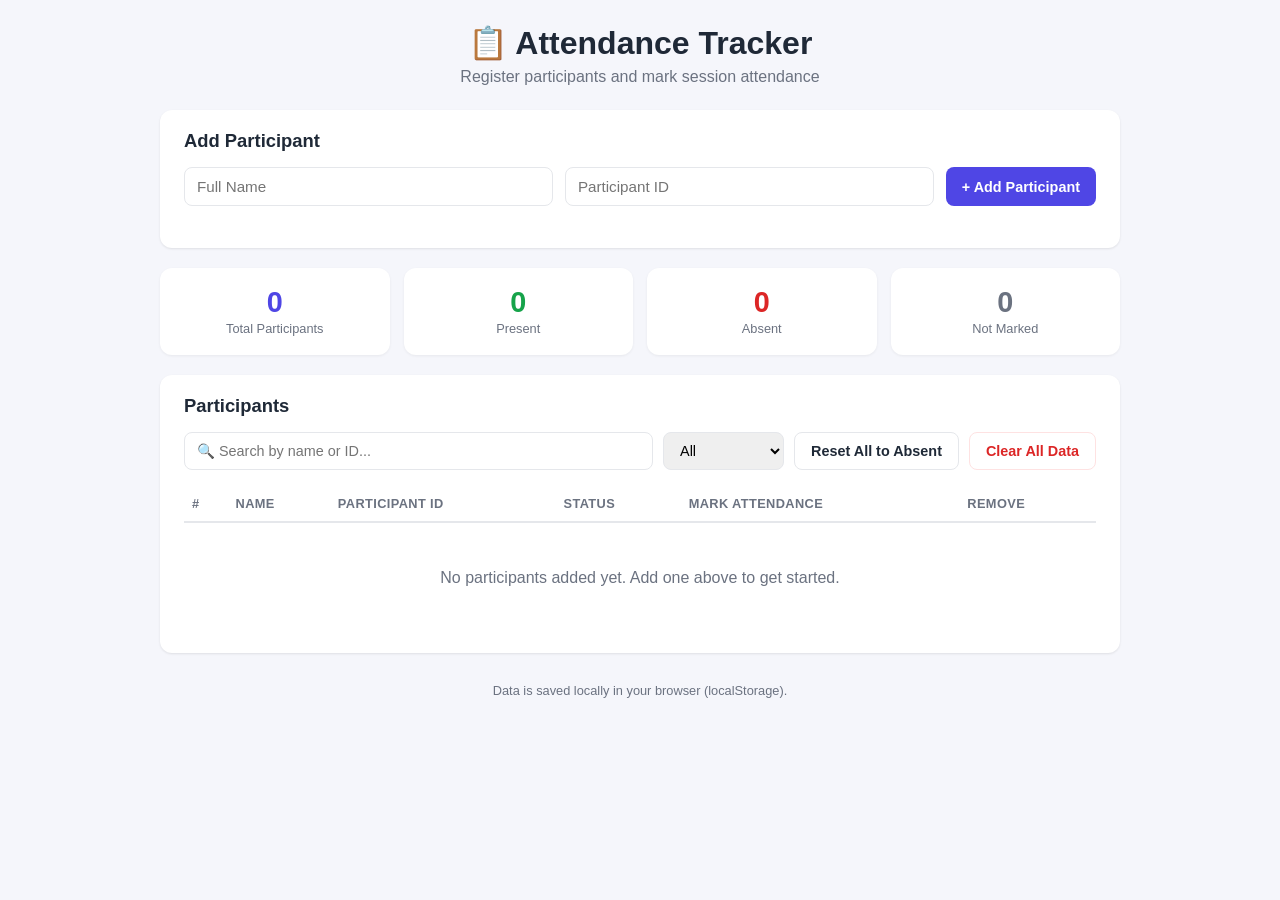
<file: index.html>
<!DOCTYPE html>
<html lang="en">
<head>
<meta charset="UTF-8">
<meta name="viewport" content="width=device-width, initial-scale=1.0">
<title>Attendance Tracker</title>
<link rel="stylesheet" href="style.css">
</head>
<body>

  <div class="app">
    <header class="app-header">
      <h1>📋 Attendance Tracker</h1>
      <p class="subtitle">Register participants and mark session attendance</p>
    </header>

    <!-- Add Participant -->
    <section class="card">
      <h2>Add Participant</h2>
      <form id="addForm" class="add-form">
        <input type="text" id="participantName" placeholder="Full Name" required>
        <input type="text" id="participantId" placeholder="Participant ID" required>
        <button type="submit" class="btn btn-primary">+ Add Participant</button>
      </form>
      <p id="formError" class="error-text"></p>
    </section>

    <!-- Summary -->
    <section class="summary">
      <div class="summary-card total">
        <span class="summary-number" id="totalCount">0</span>
        <span class="summary-label">Total Participants</span>
      </div>
      <div class="summary-card present">
        <span class="summary-number" id="presentCount">0</span>
        <span class="summary-label">Present</span>
      </div>
      <div class="summary-card absent">
        <span class="summary-number" id="absentCount">0</span>
        <span class="summary-label">Absent</span>
      </div>
      <div class="summary-card unmarked">
        <span class="summary-number" id="unmarkedCount">0</span>
        <span class="summary-label">Not Marked</span>
      </div>
    </section>

    <!-- Controls -->
    <section class="card controls">
      <h2>Participants</h2>
      <div class="controls-row">
        <input type="text" id="searchBox" placeholder="🔍 Search by name or ID...">
        <select id="filterSelect">
          <option value="all">All</option>
          <option value="present">Present</option>
          <option value="absent">Absent</option>
          <option value="unmarked">Not Marked</option>
        </select>
        <button id="resetAllBtn" class="btn btn-outline">Reset All to Absent</button>
        <button id="clearAllBtn" class="btn btn-danger">Clear All Data</button>
      </div>

      <div class="table-wrapper">
        <table id="participantsTable">
          <thead>
            <tr>
              <th>#</th>
              <th>Name</th>
              <th>Participant ID</th>
              <th>Status</th>
              <th>Mark Attendance</th>
              <th>Remove</th>
            </tr>
          </thead>
          <tbody id="participantsBody">
            <!-- rows injected by JS -->
          </tbody>
        </table>
        <p id="emptyState" class="empty-state">No participants added yet. Add one above to get started.</p>
      </div>
    </section>

    <footer class="app-footer">
      <p>Data is saved locally in your browser (localStorage).</p>
    </footer>
  </div>

<script src="script.js"></script>
</body>
</html>
</file>
<file: style.css>
:root {
  --primary: #4f46e5;
  --primary-dark: #4338ca;
  --present: #16a34a;
  --present-bg: #dcfce7;
  --absent: #dc2626;
  --absent-bg: #fee2e2;
  --unmarked: #6b7280;
  --unmarked-bg: #f3f4f6;
  --bg: #f5f6fb;
  --card-bg: #ffffff;
  --border: #e5e7eb;
  --text: #1f2937;
  --text-light: #6b7280;
  --radius: 12px;
}

* { box-sizing: border-box; }

body {
  margin: 0;
  font-family: 'Segoe UI', Roboto, Helvetica, Arial, sans-serif;
  background: var(--bg);
  color: var(--text);
  padding: 24px 16px 60px;
}

.app {
  max-width: 960px;
  margin: 0 auto;
}

.app-header {
  text-align: center;
  margin-bottom: 24px;
}

.app-header h1 {
  margin: 0 0 6px;
  font-size: 2rem;
}

.subtitle {
  color: var(--text-light);
  margin: 0;
}

.card {
  background: var(--card-bg);
  border-radius: var(--radius);
  padding: 20px 24px;
  box-shadow: 0 1px 3px rgba(0,0,0,0.06), 0 1px 2px rgba(0,0,0,0.04);
  margin-bottom: 20px;
}

.card h2 {
  margin-top: 0;
  font-size: 1.15rem;
}

.add-form {
  display: flex;
  gap: 12px;
  flex-wrap: wrap;
}

.add-form input {
  flex: 1;
  min-width: 180px;
  padding: 10px 12px;
  border: 1px solid var(--border);
  border-radius: 8px;
  font-size: 0.95rem;
}

.add-form input:focus {
  outline: none;
  border-color: var(--primary);
  box-shadow: 0 0 0 3px rgba(79,70,229,0.15);
}

.btn {
  border: none;
  border-radius: 8px;
  padding: 10px 16px;
  font-size: 0.9rem;
  cursor: pointer;
  font-weight: 600;
  transition: background 0.15s, opacity 0.15s;
}

.btn-primary {
  background: var(--primary);
  color: #fff;
}
.btn-primary:hover { background: var(--primary-dark); }

.btn-outline {
  background: #fff;
  color: var(--text);
  border: 1px solid var(--border);
}
.btn-outline:hover { background: #f3f4f6; }

.btn-danger {
  background: #fff;
  color: var(--absent);
  border: 1px solid var(--absent-bg);
}
.btn-danger:hover { background: var(--absent-bg); }

.error-text {
  color: var(--absent);
  font-size: 0.85rem;
  margin: 8px 0 0;
  min-height: 1em;
}

.summary {
  display: grid;
  grid-template-columns: repeat(4, 1fr);
  gap: 14px;
  margin-bottom: 20px;
}

.summary-card {
  background: var(--card-bg);
  border-radius: var(--radius);
  padding: 18px 10px;
  text-align: center;
  box-shadow: 0 1px 3px rgba(0,0,0,0.06);
}

.summary-number {
  display: block;
  font-size: 1.8rem;
  font-weight: 700;
}

.summary-label {
  font-size: 0.8rem;
  color: var(--text-light);
}

.summary-card.total .summary-number { color: var(--primary); }
.summary-card.present .summary-number { color: var(--present); }
.summary-card.absent .summary-number { color: var(--absent); }
.summary-card.unmarked .summary-number { color: var(--unmarked); }

.controls-row {
  display: flex;
  gap: 10px;
  flex-wrap: wrap;
  margin-bottom: 16px;
}

.controls-row input,
.controls-row select {
  padding: 9px 12px;
  border-radius: 8px;
  border: 1px solid var(--border);
  font-size: 0.9rem;
}

.controls-row input {
  flex: 1;
  min-width: 200px;
}

.table-wrapper {
  overflow-x: auto;
}

table {
  width: 100%;
  border-collapse: collapse;
  font-size: 0.92rem;
}

thead th {
  text-align: left;
  padding: 10px 8px;
  border-bottom: 2px solid var(--border);
  color: var(--text-light);
  font-size: 0.8rem;
  text-transform: uppercase;
  letter-spacing: 0.03em;
}

tbody td {
  padding: 10px 8px;
  border-bottom: 1px solid var(--border);
  vertical-align: middle;
}

.status-badge {
  display: inline-block;
  padding: 4px 10px;
  border-radius: 999px;
  font-size: 0.78rem;
  font-weight: 600;
}

.status-present { background: var(--present-bg); color: var(--present); }
.status-absent { background: var(--absent-bg); color: var(--absent); }
.status-unmarked { background: var(--unmarked-bg); color: var(--unmarked); }

.mark-btns {
  display: flex;
  gap: 6px;
}

.mark-btn {
  border: 1px solid var(--border);
  background: #fff;
  border-radius: 6px;
  padding: 5px 10px;
  font-size: 0.78rem;
  cursor: pointer;
  font-weight: 600;
}

.mark-btn.present-btn.active {
  background: var(--present);
  color: #fff;
  border-color: var(--present);
}
.mark-btn.absent-btn.active {
  background: var(--absent);
  color: #fff;
  border-color: var(--absent);
}

.mark-btn.present-btn:hover:not(.active) { background: var(--present-bg); }
.mark-btn.absent-btn:hover:not(.active) { background: var(--absent-bg); }

.remove-btn {
  background: none;
  border: none;
  cursor: pointer;
  font-size: 1rem;
  color: var(--text-light);
}
.remove-btn:hover { color: var(--absent); }

.empty-state {
  text-align: center;
  color: var(--text-light);
  padding: 30px 10px;
}

.app-footer {
  text-align: center;
  color: var(--text-light);
  font-size: 0.8rem;
  margin-top: 30px;
}

@media (max-width: 640px) {
  .summary { grid-template-columns: repeat(2, 1fr); }
  .add-form { flex-direction: column; }
  .add-form input, .add-form button { width: 100%; }
}
</file>
